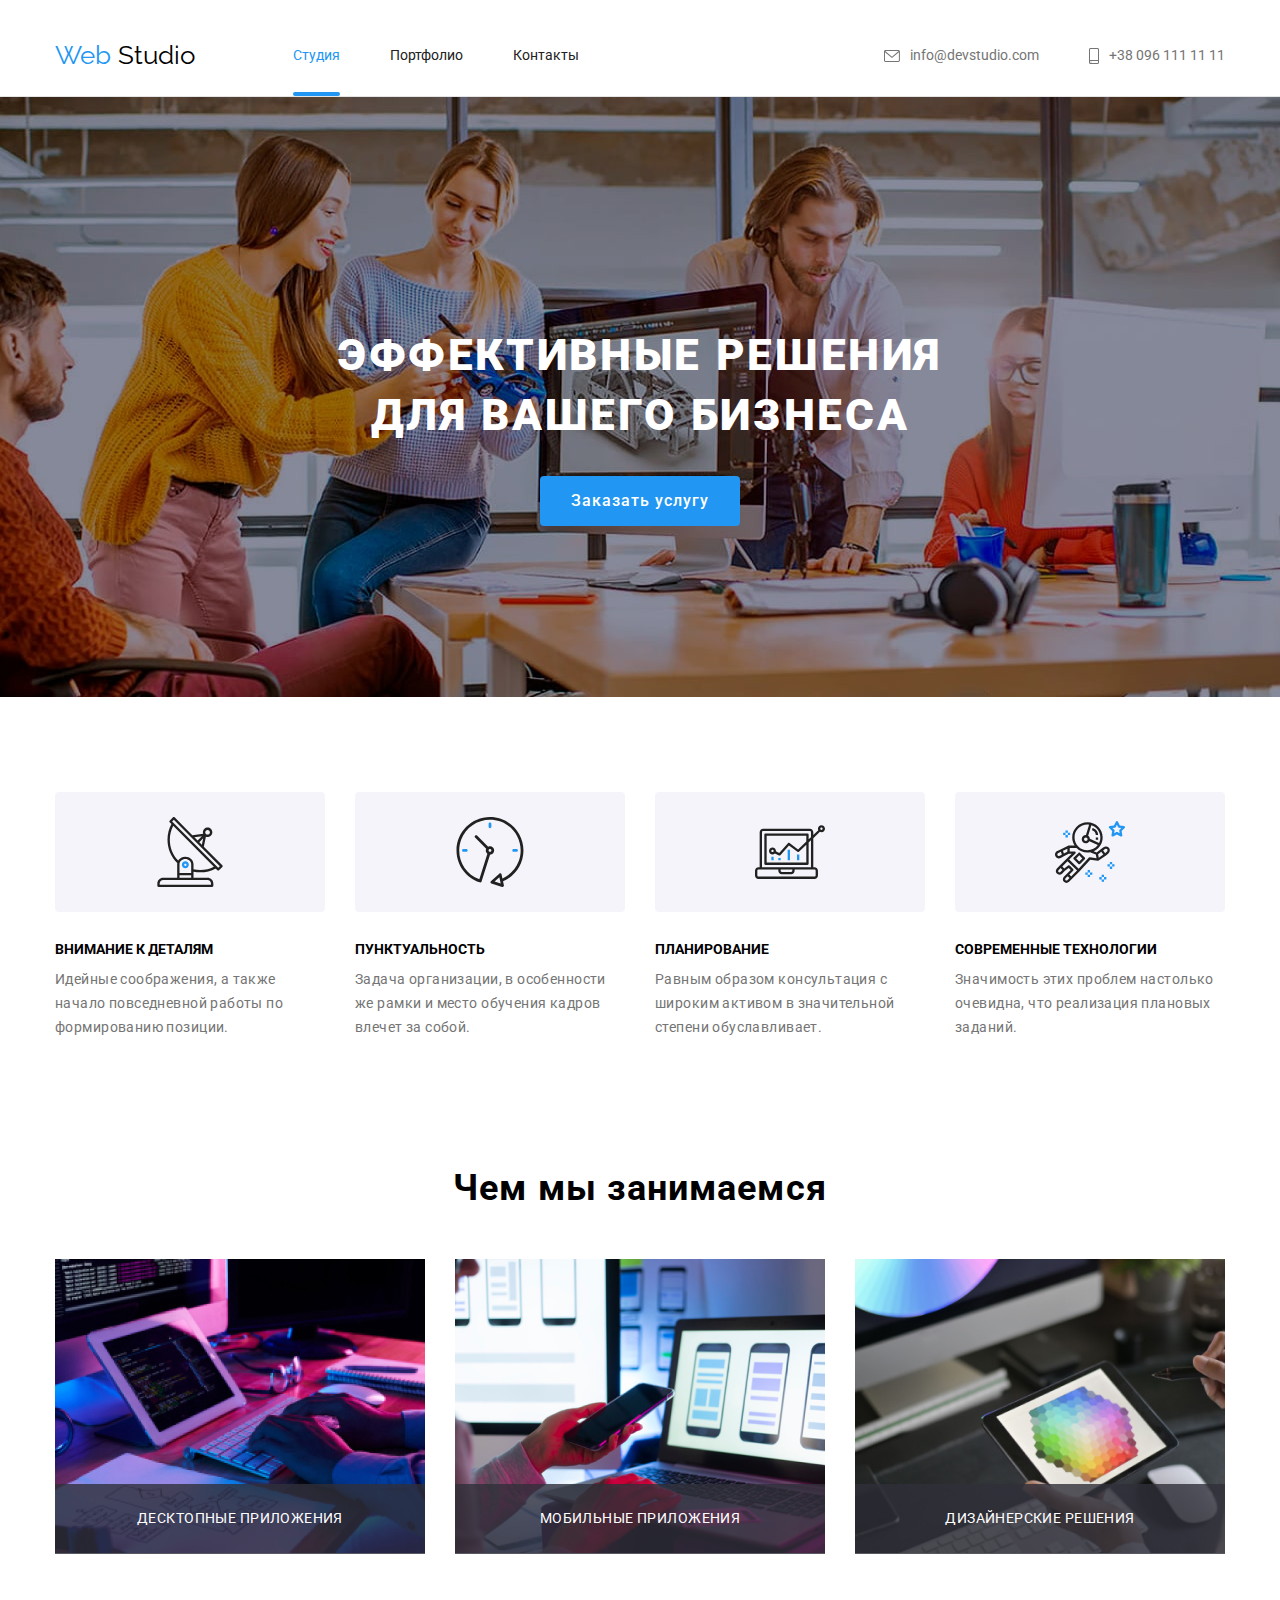
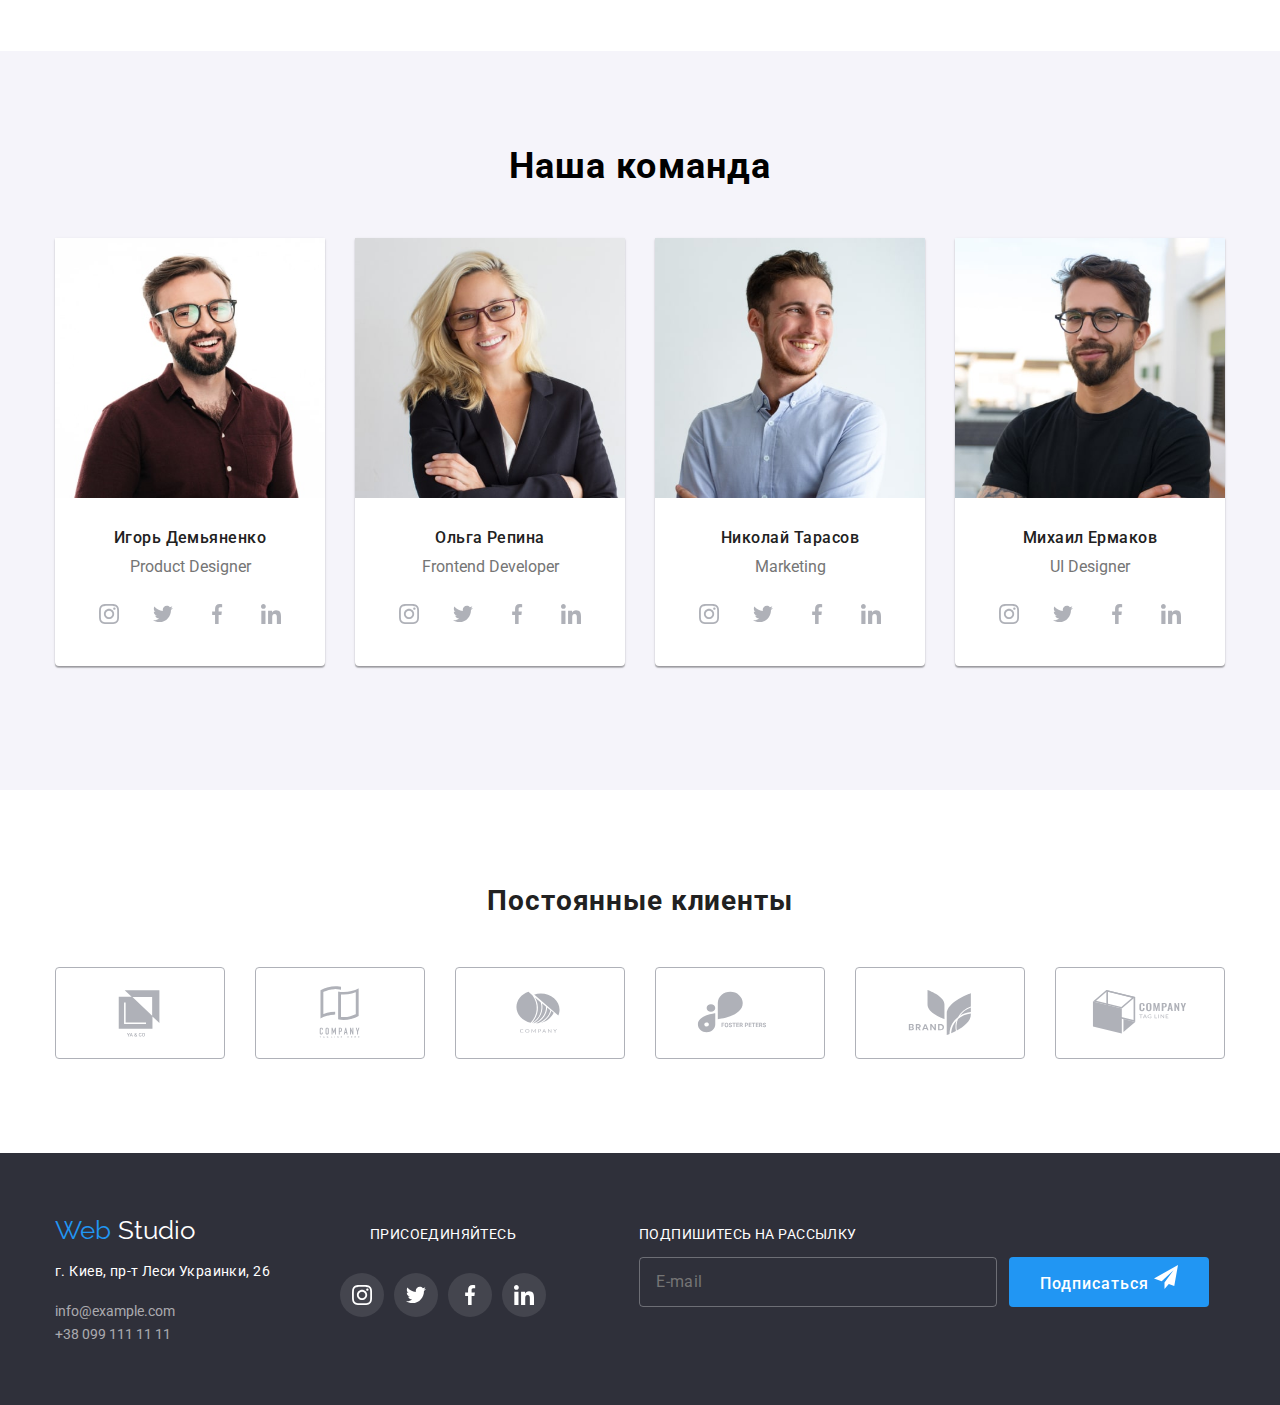
<file: index.html>
<!DOCTYPE html>
<html lang="ru">
  <head>
    <meta charset="UTF-8" />
    <meta http-equiv="X-UA-Compatible" content="IE=edge" />
    <meta name="viewport" content="width=device-width, initial-scale=1.0" />
    <title>Document</title>
    <link rel="preconnect" href="https://fonts.gstatic.com" />
    <link
      href="https://fonts.googleapis.com/css2?family=Raleway:wght@700&family=Roboto:wght@400;500;700;900&display=swap"
      rel="stylesheet"
    />
    <link
      rel="stylesheet"
      href="https://cdnjs.cloudflare.com/ajax/libs/modern-normalize/1.0.0/modern-normalize.min.css"
    />
    <link rel="stylesheet" href="./css/styles.css" />
    <link rel="stylesheet" href="./css/main.min.css" />
  </head>

  <body class="page">
    <header class="header">
      <div class="container">
        <nav class="main-nav">
          <a href="./index.html" class="logo">
            <span class="logo-web">Web</span>
            <span class="logo-studio">Studio</span>
          </a>
          <button type=button class="menu-open"><svg width="40" height="40" class="header__button">
              <use href="./images/icons.svg#icon-mob_menu"></use>
             </svg> 
          </button>

          <ul class="site-nav">
            <li class="site-nav__item">
              <a
                href="./index.html"
                class="site-nav__link site-nav__link--active"
                >Студия</a
              >
            </li>
            <li class="site-nav__item">
              <a href="./portfolio.html" class="site-nav__link">Портфолио</a>
            </li>
            <li class="site-nav__item">
              <a href="" class="site-nav__link">Контакты</a>
            </li>
          </ul>
        
        
          <ul class="auth-nav">
            <li class="auth-nav__item">
              <a href="info@devstudio.com" class="auth-nav__link">
                <svg class="auth-nav__ico" width="16" height="12">
                  <use href="./images/icons.svg#icon-envelope_hover"></use>
                </svg>
                info@devstudio.com</a
              >
            </li>
            <li class="auth-nav__item">
              <a href="+380961111111" class="auth-nav__link">
                <svg class="auth-nav__ico" width="10" height="16">
                  <use href="./images/icons.svg#icon-smartphone"></use>
                </svg>
                +38 096 111 11 11</a
              >
            </li>
          </ul>
  </nav>

        <!-- <ul class="auth-nav">
          <li class="auth-nav__item">
            <a href="info@devstudio.com" class="auth-nav__link">
              <svg class="auth-nav__ico" width="16" height="12">
                <use href="./images/icons.svg#icon-envelope_hover"></use>
              </svg>
              info@devstudio.com</a
            >
          </li>
          <li class="auth-nav__item">
            <a href="+380961111111" class="auth-nav__link">
              <svg class="auth-nav__ico" width="10" height="16">
                <use href="./images/icons.svg#icon-smartphone"></use>
              </svg>
              +38 096 111 11 11</a
            >
          </li>
        </ul> -->

      </div>
    </header>

    <main>
      
      <section class="hero">
        <div class="container">
          <h1 class="hero__title">Эффективные решения <br>для вашего бизнеса</br></h1>
          <button class="button" data-modal-open>Заказать услугу</button>
        </div>
      </section>
      
      <section class="section main__section">
        <div class="container">
          <h2 class="hidden"></h2>
          <ul class="feature-list__item">
            <li class="feature-list__list">
              <div class="feature-list__images">
                <svg class="feature-list__icon">
                  <use href="./images/icons.svg#icon-antenna"></use>
                </svg>
              </div>
              <h3 class="feature-list__title">Внимание к деталям</h3>
              <p class="feature-list__text">
                Идейные соображения, а также начало повседневной работы по
                формированию позиции.
              </p>
            </li>
            <li class="feature-list__list">
              <div class="feature-list__images">
                <svg class="feature-list__icon">
                  <use href="./images/icons.svg#icon-clock"></use>
                </svg>
              </div>
              <h3 class="feature-list__title">Пунктуальность</h3>
              <p class="feature-list__text">
                Задача организации, в особенности же рамки и место обучения
                кадров влечет за собой.
              </p>
            </li>
            <li class="feature-list__list">
              <div class="feature-list__images">
                <svg class="feature-list__icon">
                  <use href="./images/icons.svg#icon-diagram"></use>
                </svg>
              </div>
              <h3 class="feature-list__title">Планирование</h3>
              <p class="feature-list__text">
                Равным образом консультация с широким активом в значительной
                степени обуславливает.
              </p>
            </li>
            <li class="feature-list__list">
              <div class="feature-list__images">
                <svg class="feature-list__icon">
                  <use href="./images/icons.svg#icon-astronaut"></use>
                </svg>
              </div>
              <h3 class="feature-list__title">Современные технологии</h3>
              <p class="feature-list__text">
                Значимость этих проблем настолько очевидна, что реализация
                плановых заданий.
              </p>
            </li>
          </ul>
        </div>
      </section>

      <section class="section activity--section">
        <div class="container">
          <h2 class="section__title">Чем мы занимаемся</h2>
          <ul class="activity">
            <li class="activity__item">
              <img src="./images/img_1.png" alt="" width="370" height="294" />
              <div class="activity__label">
                <p class="activity__text">Десктопные приложения</p>
              </div>
            </li>
            <li class="activity__item">
              <img src="./images/img_2.png" alt="" width="370" height="294" />
              <div class="activity__label">
                <p class="activity__text">Мобильные приложения</p>
              </div>
            </li>
            <li class="activity__item">
              <img src="./images/img_3.png" alt="" width="370" height="294" />
              <div class="activity__label">
                <p class="activity__text">Дизайнерские решения</p>
              </div>
            </li>
          </ul>
        </div>
      </section>

      <section class="section section--inverse">
        <div class="container">
          <h2 class="section__title">Наша команда</h2>
          <ul class="team">
            <li class="team__list">
              <picture>
                <source srcset="./images/desktop/desk_team_member_1_1x-min.jpg 1x, 
                ./images/desktop/desk_team_member_1_2x-min.jpg 2x" media="(min-width: 1200px)">
                <source srcset="./images/tablet/tab_team_member_1_1x-min.jpg 1x, 
                ./images/tablet/tab_team_member_1_2x-min.jpg 2x" media="(min-width: 768px)">
                <source srcset="./images/mobile/mob_team_member_1_1x-min.jpg 1x, 
                ./images/mobile/mob_team_member_1_2x-min.jpg 2x" media="(min-width: 480px)">
              </picture>
              <img
                class="team__image"
                srcset="./images/mobile/mob_team_member_1_1x-min.jpg 1x, 
                ./images/mobile/mob_team_member_1_2x-min.jpg 2x"  
                src="./images/photo_1f.jpg"
                alt="Product Designer"
                
                
              />
              <div class="team__item">
                <h3 class="team__label">Игорь Демьяненко</h3>
                <p class="team__text">Product Designer</p>
                <ul class="social-netw">
                  <li>
                    <a href class="social-netw__item">
                      <svg class="social-netw__icon">
                        <use href="./images/icons.svg#icon-instagram"></use>
                      </svg>
                    </a>
                  </li>
                  <li>
                    <a href class="social-netw__item">
                      <svg class="social-netw__icon">
                        <use href="./images/icons.svg#icon-twitter"></use>
                      </svg>
                    </a>
                  </li>
                  <li>
                    <a href class="social-netw__item">
                      <svg class="social-netw__icon">
                        <use href="./images/icons.svg#icon-facebook"></use>
                      </svg>
                    </a>
                  </li>
                  <li>
                    <a href class="social-netw__item">
                      <svg class="social-netw__icon">
                        <use href="./images/icons.svg#icon-linkedin"></use>
                      </svg>
                    </a>
                  </li>
                </ul>
              </div>
            </li>
            <li class="team__list">
              <img
                class="team__image"
                srcset="./images/mobile/mob_team_member_2_1x-min.jpg 1x, 
                ./images/mobile/mob_team_member_2_2x-min.jpg 2x"
                src="./images/photo_2f.jpg"
                alt="Frontend Developer"
                
              />
              <div class="team__item">
                <h3 class="team__label">Ольга Репина</h3>
                <p class="team__text">Frontend Developer</p>
                <ul class="social-netw">
                  <li>
                    <a href class="social-netw__item">
                      <svg class="social-netw__icon">
                        <use href="./images/icons.svg#icon-instagram"></use>
                      </svg>
                    </a>
                  </li>
                  <li>
                    <a href class="social-netw__item">
                      <svg class="social-netw__icon">
                        <use href="./images/icons.svg#icon-twitter"></use>
                      </svg>
                    </a>
                  </li>
                  <li>
                    <a href class="social-netw__item">
                      <svg class="social-netw__icon">
                        <use href="./images/icons.svg#icon-facebook"></use>
                      </svg>
                    </a>
                  </li>
                  <li>
                    <a href class="social-netw__item">
                      <svg class="social-netw__icon">
                        <use href="./images/icons.svg#icon-linkedin"></use>
                      </svg>
                    </a>
                  </li>
                </ul>
              </div>
            </li>
            <li class="team__list">
              <img
                class="team__image"
                srcset="./images/mobile/mob_team_member_3_1x-min.jpg 1x, 
                ./images/mobile/mob_team_member_3_2x-min.jpg 2x"
                src="./images/photo_3f.jpg"
                alt="Marketing"
                
              />
              <div class="team__item">
                <h3 class="team__label">Николай Тарасов</h3>
                <p class="team__text">Marketing</p>
                <ul class="social-netw">
                  <li>
                    <a href class="social-netw__item">
                      <svg class="social-netw__icon">
                        <use href="./images/icons.svg#icon-instagram"></use>
                      </svg>
                    </a>
                  </li>
                  <li>
                    <a href class="social-netw__item">
                      <svg class="social-netw__icon">
                        <use href="./images/icons.svg#icon-twitter"></use>
                      </svg>
                    </a>
                  </li>
                  <li>
                    <a href class="social-netw__item">
                      <svg class="social-netw__icon">
                        <use href="./images/icons.svg#icon-facebook"></use>
                      </svg>
                    </a>
                  </li>
                  <li>
                    <a href class="social-netw__item">
                      <svg class="social-netw__icon">
                        <use href="./images/icons.svg#icon-linkedin"></use>
                      </svg>
                    </a>
                  </li>
                </ul>
              </div>
            </li>
            <li class="team__list">
              <img
                class="team__image"
                src="./images/photo_4f.jpg"
                srcset="./images/mobile/mob_team_member_4_1x-min.jpg 1x, 
                ./images/mobile/mob_team_member_4_2x-min.jpg 2x"
                alt="UI Designer"
                
              />
              <div class="team__item">
                <h3 class="team__label">Михаил Ермаков</h3>
                <p class="team__text">UI Designer</p>
                <ul class="social-netw">
                  <li>
                    <a href class="social-netw__item">
                      <svg class="social-netw__icon">
                        <use href="./images/icons.svg#icon-instagram"></use>
                      </svg>
                    </a>
                  </li>
                  <li>
                    <a href class="social-netw__item">
                      <svg class="social-netw__icon">
                        <use href="./images/icons.svg#icon-twitter"></use>
                      </svg>
                    </a>
                  </li>
                  <li>
                    <a href class="social-netw__item">
                      <svg class="social-netw__icon">
                        <use href="./images/icons.svg#icon-facebook"></use>
                      </svg>
                    </a>
                  </li>
                  <li>
                    <a href class="social-netw__item">
                      <svg class="social-netw__icon">
                        <use href="./images/icons.svg#icon-linkedin"></use>
                      </svg>
                    </a>
                  </li>
                </ul>
              </div>
            </li>
          </ul>
        </div>
      </section>

      <section class="section">
        <div class="container">
          <h2 class="clients__title">Постоянные клиенты</h2>
          <ul class="clients__list">
            <li class="clients__item">
              <a href class="clients__link">
                <svg class="clients__icon">
                  <use href="./images/icons.svg#icon-Logo_1"></use>
                </svg>
              </a>
            </li>
            <li class="clients__item">
              <a href class="clients__link">
                <svg class="clients__icon">
                  <use href="./images/icons.svg#icon-Logo_2"></use>
                </svg>
              </a>
            </li>
            <li class="clients__item">
              <a href class="clients__link">
                <svg class="clients__icon">
                  <use href="./images/icons.svg#icon-Logo_3"></use>
                </svg>
              </a>
            </li>
            <li class="clients__item">
              <a href class="clients__link">
                <svg class="clients__icon">
                  <use href="./images/icons.svg#icon-Logo_4"></use>
                </svg>
              </a>
            </li>
            <li class="clients__item">
              <a href class="clients__link">
                <svg class="clients__icon">
                  <use href="./images/icons.svg#icon-Logo_5"></use>
                </svg>
              </a>
            </li>
            <li class="clients__item">
              <a href class="clients__link">
                <svg class="clients__icon">
                  <use href="./images/icons.svg#icon-Logo_6"></use>
                </svg>
              </a>
            </li>
          </ul>
        </div>
      </section>
    </main>

    <footer class="footer">
      <div class="container footer__container">
        <div class="contacts">
          <a href="./index.html" class="logo">
            <span class="logo-web">Web</span>
            <span class="logo-studio footer__logo-studio">Studio</span>
          </a>
          <address>
            <p class="address">г. Киев, пр-т Леси Украинки, 26</p>
            <ul class="footer__list">
              <li>
                <a href="info@example.com" class="footer__link"
                  >info@example.com</a
                >
              </li>
              <li>
                <a href="+380991111111" class="footer__link"
                  >+38 099 111 11 11</a
                >
              </li>
            </ul>
          </address>
        </div>
        <div class="footer-social">
          <p class="footer-social__title">присоединяйтесь</p>
          <ul class="social-netw">
            <li>
              <a
                href
                class="social-netw__item footer-social__social-netw__item"
              >
                <svg class="social-netw__icon">
                  <use href="./images/icons.svg#icon-instagram"></use>
                </svg>
              </a>
            </li>
            <li>
              <a
                href
                class="social-netw__item footer-social__social-netw__item"
              >
                <svg class="social-netw__icon">
                  <use href="./images/icons.svg#icon-twitter"></use>
                </svg>
              </a>
            </li>
            <li>
              <a
                href
                class="social-netw__item footer-social__social-netw__item"
              >
                <svg class="social-netw__icon">
                  <use href="./images/icons.svg#icon-facebook"></use>
                </svg>
              </a>
            </li>
            <li>
              <a
                href
                class="social-netw__item footer-social__social-netw__item"
              >
                <svg class="social-netw__icon">
                  <use href="./images/icons.svg#icon-linkedin"></use>
                </svg>
              </a>
            </li>
          </ul>
        </div>
        <div class="subscription">
          <p class="subscription__title">Подпишитесь на рассылку</p>
          <div class="subscription__group">
            <label class="subscription__content">
              <input
                class="subscription__input"
                type="text"
                name="subscription"
                placeholder="E-mail"
              />
            </label>
            <div class="subscription__button">
              <button class="button" type="submit">
                Подписаться
                <svg class="subscription__icon">
                  <use href="./images/icons.svg#icon-icon_send"></use>
                </svg>
              </button>
            </div>
          </div>
        </div>
      </div>
    </footer>

    <div class="backdrop is-hidden" data-modal>
      <div class="modal">
        <p class="modal-title__text">Оставьте свои данные, мы вам перезвоним</p>
        <button data-modal-close class="close">
          <svg width="11" height="11" class="icon-vector">
            <use href="./images/icons.svg#icon-vector"></use>
          </svg>
        </button>
        <form
          action="#"
          method="GET"
          class="js-speaker form"
          autocomplete="off"
        >
          <span class="contact-form__field">
            <label class="contact-form__text" for="name">Имя</label>
            <input
              class="contact-form__input"
              type="text"
              name="name"
              id="name"
              placeholder=""
            />
            <svg class="contact-form__img">
              <use href="./images/icons.svg#icon-form_person_black"></use>
            </svg>
          </span>

          <span class="contact-form__field">
            <label class="contact-form__text" for="tel">Телефон</label>
            <input
              class="contact-form__input"
              type="tel"
              name="tel"
              id="tel"
              placeholder=""
            />
            <svg class="contact-form__img">
              <use href="./images/icons.svg#icon-form_phone_black"></use>
            </svg>
          </span>

          <span class="contact-form__field">
            <label class="contact-form__text" for="mail">Почта</label>
            <input
              class="contact-form__input"
              type="email"
              name="mail"
              id="mail"
              placeholder=""
            />
            <svg class="contact-form__img">
              <use href="./images/icons.svg#icon-form_email_black"></use>
            </svg>
          </span>
          <label class="contact-form__text" for="comment">Комментарий</label>
          <textarea
            class="comment"
            name="comment"
            id="comment"
            placeholder="Введите текст"
          ></textarea>

          <label class="form-checkbox">
            <input
              class="checkbox"
              type="checkbox"
              name="consent"
              value="Соглашаюсь с рассылкой и принимаю Условия договора"
            />
            <span class="form-checkbox__icon"></span>
            <span class="consent"
              >Соглашаюсь с рассылкой и принимаю
              <a class="form-checkbox__underline">Условия договора</a></span
            >
          </label>

          <div class="form-button">
            <button class="button" type="submit">Отправить</button>
          </div>
        </form>
      </div>
    </div>

    <div>
      <div class="mobile-nav is-hidden">
        <div class="container">
        <button type=button class="menu-close"><svg width="19" height="19" class="icon-vector">
            <use href="./images/icons.svg#icon-vector"></use>
          </svg> 
        </button>
        <nav>
          <ul class="mobile-menu list">
            <li class="mobile-menu__item">
              <a href="./index.html" class="mobile-menu__link mobile-menu__link--active">Студия</a>
            </li>
            <li class="mobile-menu__item">
              <a href="./portfolio.html" class="mobile-menu__link link">Портфолио</a>
            </li>
            <li class="mobile-menu__item">
              <a href="" class="mobile-menu__link link">Контакты</a>
            </li>

            <ul class="mobile-contacts list">
              <li class="mobile-contacts__item">
                <a href="" class="mobile-contacts__link link">+38 096 111 11 11</a>
              </li>
              <li class="mobile-contacts__item">
                <a href="" class="mobile-contacts__mail link">info@devstudio.com</a>
              </li>


              <ul class="mobile-media list">
                <li class="mobile-media__item">
                  <a href="" class="mobile-media__link link">Instagram</a>
                </li>
                <li class="mobile-media__item">
                  <a href="" class="mobile-media__link link">Twitter</a>
                </li>
                <li class="mobile-media__item">
                  <a href="" class="mobile-media__link link">Facebook</a>
                </li>
                <li class="mobile-media__item">
                  <a href="" class="mobile-media__link link">LinkedIn</a>
                </li>
              </ul> 
          </ul>
        </nav>

      </div>
    </div>
    </div>

    <script src="./js/modal.js"></script>
    <script src="./js/menu.js"></script>

  </body>
</html>
</file>
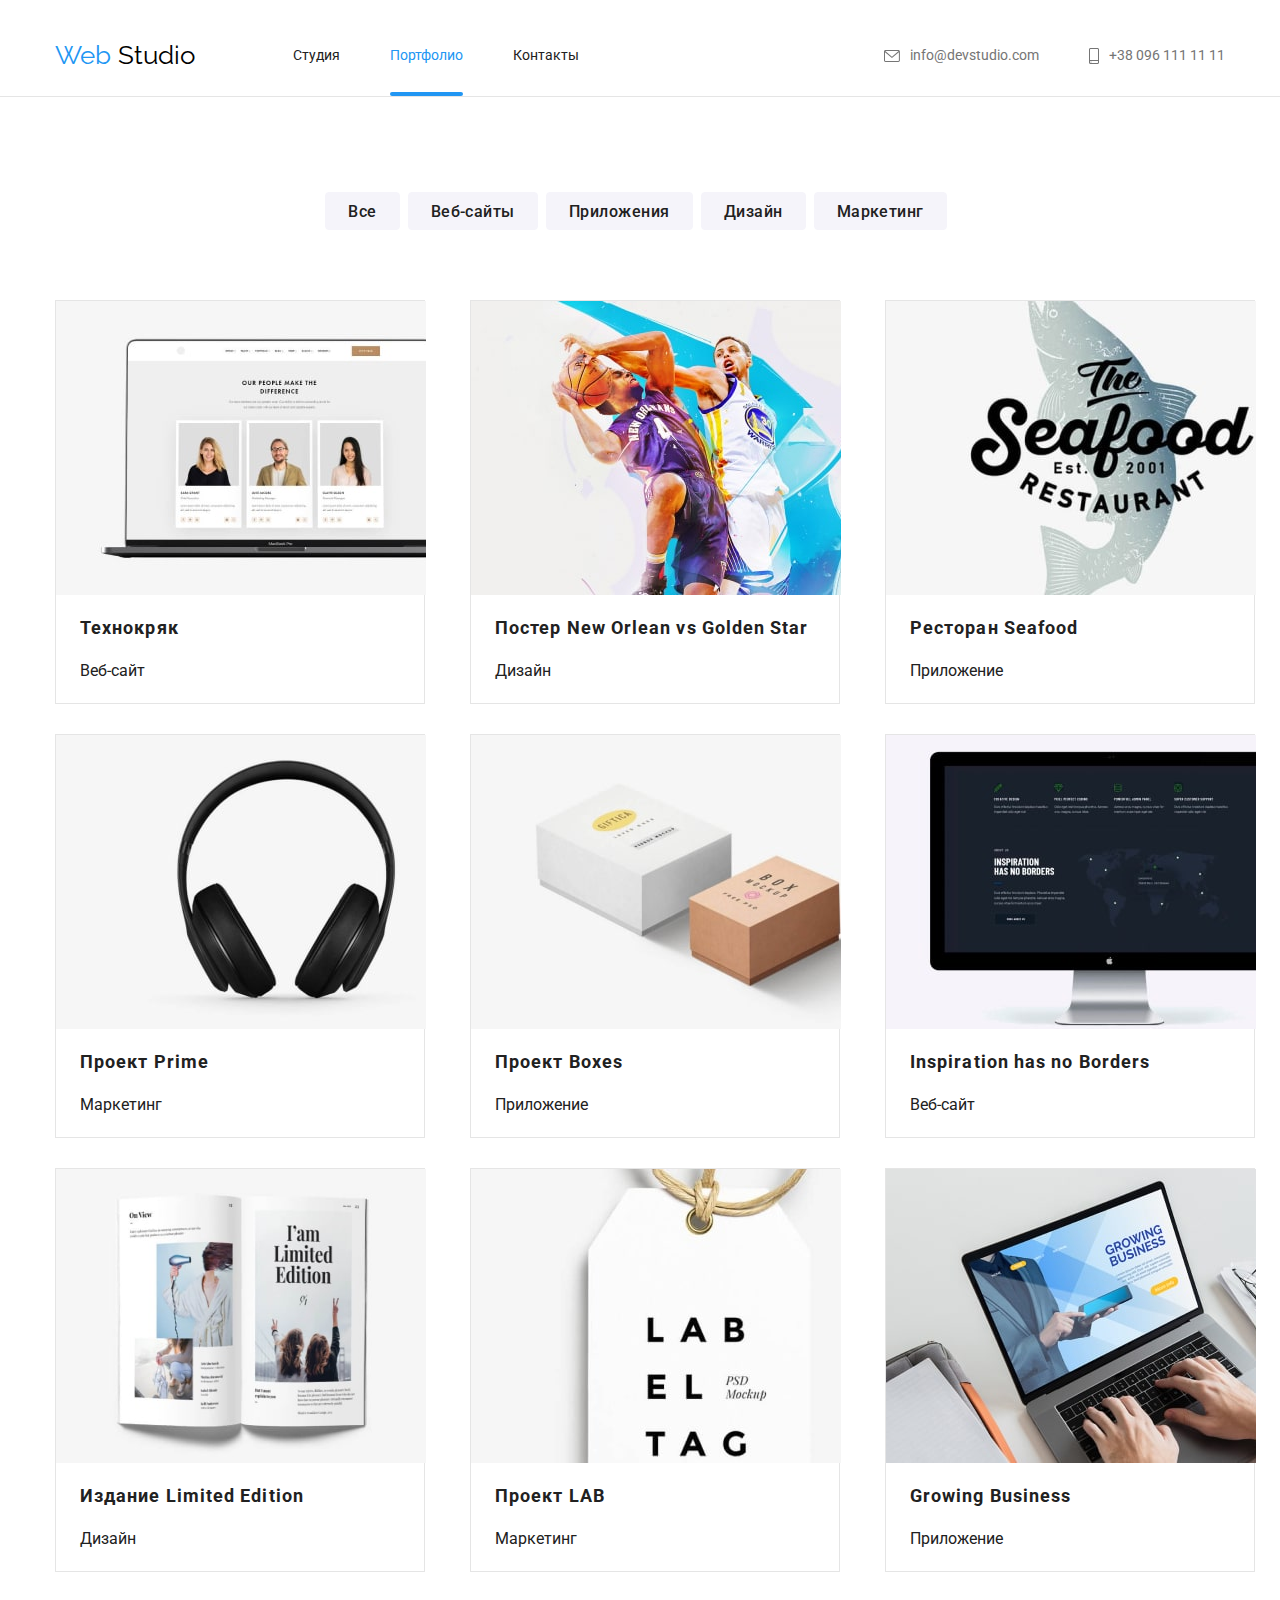
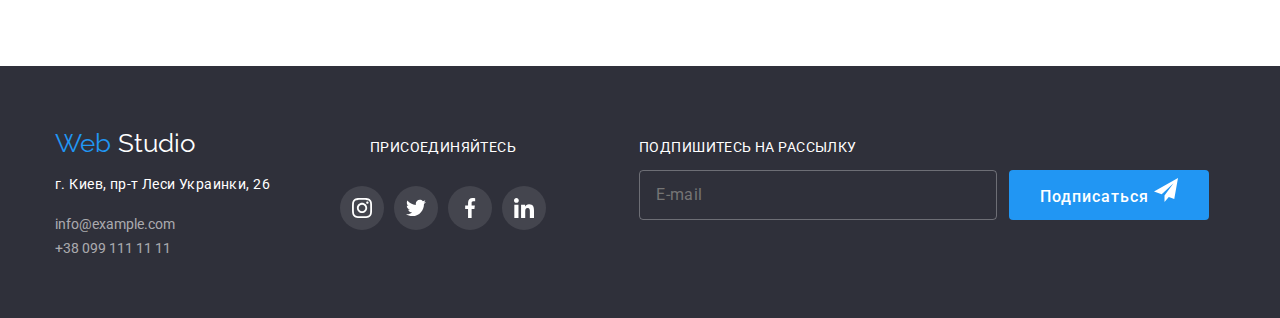
<file: portfolio.html>
<!DOCTYPE html>
<html lang="ru">
  <head>
    <meta charset="UTF-8" />
    <meta http-equiv="X-UA-Compatible" content="IE=edge" />
    <meta name="viewport" content="width=device-width, initial-scale=1.0" />
    <title>Document</title>
    <link rel="preconnect" href="https://fonts.gstatic.com" />
    <link
      href="https://fonts.googleapis.com/css2?family=Raleway:wght@700&family=Roboto:wght@400;500;700;900&display=swap"
      rel="stylesheet"
    />
    <link
      rel="stylesheet"
      href="https://cdnjs.cloudflare.com/ajax/libs/modern-normalize/1.0.0/modern-normalize.min.css"
    />
    <link rel="stylesheet" href="./css/styles.css" />
    <link rel="stylesheet" href="./css/main.min.css" />
  </head>
  <body class="page">
    <header class="header">
      <div class="container">
        <nav class="main-nav">
          <a href="./index.html" class="logo">
            <span class="logo-web">Web</span>
            <span class="logo-studio">Studio</span>
          </a>
          <button type=button class="menu-open"><svg width="40" height="40" class="header__button">
              <use href="./images/icons.svg#icon-mob_menu"></use>
             </svg> 
          </button>

          <ul class="site-nav">
            <li class="site-nav__item">
              <a
                href="./index.html"
                class="site-nav__link "
                >Студия</a
              >
            </li>
            <li class="site-nav__item">
              <a href="./portfolio.html" class="site-nav__link site-nav__link--active">Портфолио</a>
            </li>
            <li class="site-nav__item">
              <a href="" class="site-nav__link">Контакты</a>
            </li>
          </ul>
        
        
          <ul class="auth-nav">
            <li class="auth-nav__item">
              <a href="info@devstudio.com" class="auth-nav__link">
                <svg class="auth-nav__ico" width="16" height="12">
                  <use href="./images/icons.svg#icon-envelope_hover"></use>
                </svg>
                info@devstudio.com</a
              >
            </li>
            <li class="auth-nav__item">
              <a href="+380961111111" class="auth-nav__link">
                <svg class="auth-nav__ico" width="10" height="16">
                  <use href="./images/icons.svg#icon-smartphone"></use>
                </svg>
                +38 096 111 11 11</a
              >
            </li>
          </ul>
  </nav>
      </div>
    </header>
    <main>
      <div class="section">
        <div class="container">

          <h2 class="hidden">text</h2>
          <ul class="select">
            <li class="select-button">
              <button type="button" class="select-button__link">Все</button>
            </li>
            <li class="select-button">
              <button type="button" class="select-button__link">
                Веб-сайты
              </button>
            </li>
            <li class="select-button">
              <button type="button" class="select-button__link">
                Приложения
              </button>
            </li>
            <li class="select-button">
              <button type="button" class="select-button__link">Дизайн</button>
            </li>
            <li class="select-button">
              <button type="button" class="select-button__link">
                Маркетинг
              </button>
            </li>
          </ul>

          <ul class="cards">
            <li class="cards__item">
              <a>
                <div class="cards__top">
                  <img
                  srcset="./images/mobile/mob_card_1_1x-min.jpg 1x, 
                ./images/mobile/mob_card_1_2x-min.jpg 2x"  
                    src="./images/portf_1.jpg"
                    alt="Веб-сайт Технокряк"
                   
                  />
                  <div class="hower-overlay">
                    <p class="hower-overlay__inform">
                      Технокряк это современная площадка распространения
                      коронавируса. Компании используют эту платформу для
                      цифрового шпионажа и атак на защищённые сервера
                      конкурентов.
                    </p>
                  </div>
                </div>

                <div class="cards__bottom">
                  <h2 class="text">Технокряк</h2>
                  <p class="filter">Веб-сайт</p>
                </div>
              </a>
            </li>
            <li class="cards__item">
              <a>
                <div class="cards__top">
                  <img
                  srcset="./images/mobile/mob_card_2_1x-min.jpg 1x, 
                ./images/mobile/mob_card_2_2x-min.jpg 2x"  
                    src="./images/portf_2.jpg"
                    alt="Дизайн постера New Orlean vs Golden Star"
                  
                  />
                  <div class="hower-overlay">
                    <p class="hower-overlay__inform">
                      Технокряк это современная площадка распространения
                      коронавируса. Компании используют эту платформу для
                      цифрового шпионажа и атак на защищённые сервера
                      конкурентов.
                    </p>
                  </div>
                </div>

                <div class="cards__bottom">
                  <h2 class="text">Постер New Orlean vs Golden Star</h2>
                  <p class="filter">Дизайн</p>
                </div>
              </a>
            </li>
            <li class="cards__item">
              <a>
                <div class="cards__top">
                  <img
                  srcset="./images/mobile/mob_card_3_1x-min.jpg 1x, 
                ./images/mobile/mob_card_3_2x-min.jpg 2x"  
                    src="./images/portf_3.jpg"
                    alt="Приложение Ресторан Seafood"
                   
                  />
                  <div class="hower-overlay">
                    <p class="hower-overlay__inform">
                      Технокряк это современная площадка распространения
                      коронавируса. Компании используют эту платформу для
                      цифрового шпионажа и атак на защищённые сервера
                      конкурентов.
                    </p>
                  </div>
                </div>

                <div class="cards__bottom">
                  <h2 class="text">Ресторан Seafood</h2>
                  <p class="filter">Приложение</p>
                </div>
              </a>
            </li>
            <li class="cards__item">
              <a>
                <div class="cards__top">
                  <img
                  srcset="./images/mobile/mob_card_4_1x-min.jpg 1x, 
                ./images/mobile/mob_card_4_2x-min.jpg 2x"  
                    src="./images/portf_4.jpg"
                    alt="Маркетинговый проект Prime"
                   
                  />
                  <div class="hower-overlay">
                    <p class="hower-overlay__inform">
                      Технокряк это современная площадка распространения
                      коронавируса. Компании используют эту платформу для
                      цифрового шпионажа и атак на защищённые сервера
                      конкурентов.
                    </p>
                  </div>
                </div>

                <div class="cards__bottom">
                  <h2 class="text">Проект Prime</h2>
                  <p class="filter">Маркетинг</p>
                </div>
              </a>
            </li>
            <li class="cards__item">
              <a>
                <div class="cards__top">
                  <img
                  srcset="./images/mobile/mob_card_5_1x-min.jpg 1x, 
                ./images/mobile/mob_card_5_2x-min.jpg 2x"  
                    src="./images/portf_5.jpg"
                    alt="Приложение Boxes"
                    
                  />
                  <div class="hower-overlay">
                    <p class="hower-overlay__inform">
                      Технокряк это современная площадка распространения
                      коронавируса. Компании используют эту платформу для
                      цифрового шпионажа и атак на защищённые сервера
                      конкурентов.
                    </p>
                  </div>
                </div>

                <div class="cards__bottom">
                  <h2 class="text">Проект Boxes</h2>
                  <p class="filter">Приложение</p>
                </div>
              </a>
            </li>
            <li class="cards__item">
              <a>
                <div class="cards__top">
                  <img
                  srcset="./images/mobile/mob_card_6_1x-min.jpg 1x, 
                ./images/mobile/mob_card_6_2x-min.jpg 2x"  
                    src="./images/portf_6.jpg"
                    alt="Веб-сайт Inspiration has no Borders"
                    
                  />
                  <div class="hower-overlay">
                    <p class="hower-overlay__inform">
                      Технокряк это современная площадка распространения
                      коронавируса. Компании используют эту платформу для
                      цифрового шпионажа и атак на защищённые сервера
                      конкурентов.
                    </p>
                  </div>
                </div>

                <div class="cards__bottom">
                  <h2 class="text">Inspiration has no Borders</h2>
                  <p class="filter">Веб-сайт</p>
                </div>
              </a>
            </li>
            <li class="cards__item">
              <a>
                <div class="cards__top">
                  <img
                  srcset="./images/mobile/mob_card_7_1x-min.jpg 1x, 
                ./images/mobile/mob_card_7_2x-min.jpg 2x"  
                    src="./images/portf_7.jpg"
                    alt="Дизайн Издание Limited Edition"
                    width="370"
                    height="294"
                  />
                  <div class="hower-overlay">
                    <p class="hower-overlay__inform">
                      Технокряк это современная площадка распространения
                      коронавируса. Компании используют эту платформу для
                      цифрового шпионажа и атак на защищённые сервера
                      конкурентов.
                    </p>
                  </div>
                </div>

                <div class="cards__bottom">
                  <h2 class="text">Издание Limited Edition</h2>
                  <p class="filter">Дизайн</p>
                </div>
              </a>
            </li>
            <li class="cards__item">
              <a>
                <div class="cards__top">
                  <img
                  srcset="./images/mobile/mob_card_8_1x-min.jpg 1x, 
                ./images/mobile/mob_card_8_2x-min.jpg 2x"  
                    src="./images/portf_8.jpg"
                    alt="Маркетинг Проект LAB"
                   
                  />
                  <div class="hower-overlay">
                    <p class="hower-overlay__inform">
                      Технокряк это современная площадка распространения
                      коронавируса. Компании используют эту платформу для
                      цифрового шпионажа и атак на защищённые сервера
                      конкурентов.
                    </p>
                  </div>
                </div>

                <div class="cards__bottom">
                  <h2 class="text">Проект LAB</h2>
                  <p class="filter">Маркетинг</p>
                </div>
              </a>
            </li>
            <li class="cards__item">
              <a>
                <div class="cards__top">
                  <img
                  srcset="./images/mobile/mob_card_9_1x-min.jpg 1x, 
                ./images/mobile/mob_card_9_2x-min.jpg 2x"  
                    src="./images/portf_9.jpg"
                    alt="Приложение Growing Business"
                    
                  />
                  <div class="hower-overlay">
                    <p class="hower-overlay__inform">
                      Технокряк это современная площадка распространения
                      коронавируса. Компании используют эту платформу для
                      цифрового шпионажа и атак на защищённые сервера
                      конкурентов.
                    </p>
                  </div>
                </div>

                <div class="cards__bottom">
                  <h2 class="text">Growing Business</h2>
                  <p class="filter">Приложение</p>
                </div>
              </a>
            </li>
          </ul>
        </div>
      </div>
    </main>

    <footer class="footer">
      <div class="container footer__container">
        <div class="contacts">
          <a href="./index.html" class="logo">
            <span class="logo-web">Web</span>
            <span class="logo-studio footer__logo-studio">Studio</span>
          </a>
          <address>
            <p class="address">г. Киев, пр-т Леси Украинки, 26</p>
            <ul class="footer__list">
              <li>
                <a href="info@example.com" class="footer__link"
                  >info@example.com</a
                >
              </li>
              <li>
                <a href="+380991111111" class="footer__link"
                  >+38 099 111 11 11</a
                >
              </li>
            </ul>
          </address>
        </div>
        <div class="footer-social">
          <p class="footer-social__title">присоединяйтесь</p>
          <ul class="social-netw">
            <li>
              <a
                href
                class="social-netw__item footer-social__social-netw__item"
              >
                <svg class="social-netw__icon">
                  <use href="./images/icons.svg#icon-instagram"></use>
                </svg>
              </a>
            </li>
            <li>
              <a
                href
                class="social-netw__item footer-social__social-netw__item"
              >
                <svg class="social-netw__icon">
                  <use href="./images/icons.svg#icon-twitter"></use>
                </svg>
              </a>
            </li>
            <li>
              <a
                href
                class="social-netw__item footer-social__social-netw__item"
              >
                <svg class="social-netw__icon">
                  <use href="./images/icons.svg#icon-facebook"></use>
                </svg>
              </a>
            </li>
            <li>
              <a
                href
                class="social-netw__item footer-social__social-netw__item"
              >
                <svg class="social-netw__icon">
                  <use href="./images/icons.svg#icon-linkedin"></use>
                </svg>
              </a>
            </li>
          </ul>
        </div>
        <div class="subscription">
          <p class="subscription__title">Подпишитесь на рассылку</p>
          <div class="subscription__group">
            <label class="subscription__content">
              <input
                class="subscription__input"
                type="text"
                name="subscription"
                placeholder="E-mail"
              />
            </label>
            <div class="subscription__button">
              <button class="button" type="submit">
                Подписаться
                <svg class="subscription__icon">
                  <use href="./images/icons.svg#icon-icon_send"></use>
                </svg>
              </button>
            </div>
          </div>
        </div>
      </div>
    </footer>
    <script src="./js/modal.js"></script>
    <script src="./js/menu.js"></script>
  </body>
</html>
</file>
<file: css/styles.css>
/* :root {
  --primary-text-color: #212121;
  --secondary-text-color: #757575;
  --third-text-color: rgba(255, 255, 255, 0.6);
  --title-text-color: #000000;
  --accent-color: #2196f3;
  --primary-white-color: #ffffff;
  --primary-bg-color: #ffffff;
  --secondary-bg-color: #2f303a;
  --third-bg-color: #f5f4fa;
  --border-color: #ECECEC;
  --border-cards-color: #E5E5E5;
} */
/* body {
  background-color: var(--primary-bg-color);
  color: var(--primary-text-color);
  font-family: Roboto, sans-serif;
} */
/* .container {
  width: 1200px;
  padding-left: 15px;
  padding-right: 15px;
  margin: 0 auto;
  border-bottom: var(--border-color);
} */
/* ul {
  list-style: none;
} */

/* header */

/* .header {
  height: 80px;
  display: block;
  box-sizing: border-box;
  border-bottom: 1px solid var(--border-cards-color)
} 
.header .container {
  height: 80px;
  display: flex;
  align-items: center;
} */

/* logo */

/* .main-nav {
  display: flex;
  align-items: center;
} */
/* .logo {
  color: var(--title-text-color);
  font-family: Raleway, sans-serif;
  font-style: 400;
  font-size: 26px;
  line-height: 1.19;
  text-decoration: none;
  width: 145px;
  height: 31px;
  display: flex;
  align-items: center;
}
.logo-web {
  color: var(--accent-color);
} */

/* Site nav list*/

/* .site-nav {
  display: flex;
  margin-left: 93px;
  margin-top: 0px;
  margin-bottom: 0px;
}
.site-nav__link {
  display: block;
  font-style: 500;
  font-size: 14px;
  line-height: 1.14;
  text-decoration: none;
  padding-top: 32px;
  padding-bottom: 32px;
  color: var(--primary-text-color);
  transition-property: text;
  transition-duration: 250ms;
  transition-timing-function: cubic-bezier(0.4, 0, 0.2, 1)
} */
/* .site-nav__link:hover,
.site-nav__link:focus {
  color: var(--accent-color);
} */
/* .site-nav__link--active {
  color: var(--accent-color)
} */
/* .site-nav__link--active::after {
  position: absolute;
  content: "";
  bottom: 0px;
  left: 0px;
  height: 4px;
  width: 100%;
  background-color: var(--accent-color);
  border-radius: 2px;
} */
/* .site-nav__item {
  position: relative;
  text-decoration: none;
  margin-right: 50px;
} */
/* .site-nav__item:last-child {
  margin-right: 0px;
} */

/* Auth-nav list */

/* .auth-nav {
  display: flex;
  margin-bottom: 0px;
  margin-top: 0px;
  margin-left: auto;
}
.auth-nav__link {
  color: var(--secondary-text-color);
  font-style: 500;
  font-size: 14px;
  line-height: 1.14;
  text-decoration: none;
  display: flex;
  align-items: center;
  transition-property: color;
  transition-duration: 250ms;
  transition-timing-function: cubic-bezier(0.4, 0, 0.2, 1)
}
.auth-nav__item {
  margin-left: 50px;
} */

/* .auth-nav__item:last-child {
  margin-right: 0px;
}
.auth-nav__link:hover,
.auth-nav__link:focus {
  color: var(--accent-color);
  transition-property: color;
  transition-duration: 250ms;
  transition-timing-function: cubic-bezier(0.4, 0, 0.2, 1)
}
.auth-nav__link:hover .auth-nav__ico,
.auth-nav__link:focus .auth-nav__ico {
  fill: var(--accent-color);
  transition-property: color;
  transition-duration: 250ms;
  transition-timing-function: cubic-bezier(0.4, 0, 0.2, 1)
} */

/* .auth-nav__ico {
  margin-right: 10px;
  fill: currentColor;
} */
/* .hidden {
  visibility: hidden;
  width: 1px;
  height: 1px;
  margin-top: 0;
  margin-bottom: 0;
} */

/* Hero */

/* .hero {
  background-color: var(--secondary-bg-color);
  padding-top: 200px;
  padding-bottom: 200px;
  text-align: center;
  max-width: 1600px;
  height: 600px;
  outline: 1px solid rgb(59, 57, 57);
  margin-left: auto;
  margin-right: auto;
  background-position: center;
  background-repeat: no-repeat;
  background-size: cover;
  background: linear-gradient(rgba(196, 196, 196, 0.4), rgba(47, 48, 58, 0.4)), url(../images/img_overlay.jpg);
}
.hero__title {
  color: var(--primary-white-color);
  font-weight: 900;
  font-size: 44px;
  line-height: 1.36;
  text-align: center;
  text-transform: uppercase;
  margin-top: 0px;
  width: 696px;
  letter-spacing: 0.06em;
  margin-left: 252px;
} */

/* Section */

/* .section {
  padding-top: 94px;
  padding-bottom: 94px;
} */
/* .activity-container {
  padding-left: auto;
  margin-left: auto;
  margin-right: auto;
  width: 1170px;
} */
/* .section__title {
  color: var(--title-text-color);
  font-weight: 700;
  font-size: 36px;
  line-height: 1.17;
  letter-spacing: 0.03em;
  text-align: center;
  margin-top: 0px;
  margin-bottom: 50px;
} */

/* Features */

/* .feature-list__item {
  margin-top: 0px;
  margin-bottom: 0px;
  padding-left: 0px;
  display: flex;
  justify-content: space-between;
  width: 1170px;
  margin-right: 30px;
} */

/* .feature-list__item:last-child {
  margin-right: 0px;
} */

/* .feature-list__list {
  height: 251px;
}
.feature-list__icon {
  display: block;
  width: 70px;
  height: 70px;
}
.feature-list__title {
  color: var(--title-text-color);
  font-weight: 700;
  font-size: 14px;
  line-height: 1.14;
  text-transform: uppercase;
  margin-top: 0px;
  margin-bottom: 0px;
}
.feature-list__text {
  color: var(--secondary-text-color);
  font-weight: 400;
  font-size: 14px;
  line-height: 1.71;
  text-align: left;
  letter-spacing: 0.03em;
  width: 270px;
  position: absolute;
  margin-top: 10px;
  margin-bottom: 0px;
}
.feature-list__images {
  display: flex;
  align-items: center;
  justify-content: center;
  width: 270px;
  height: 120px;
  background: var(--third-bg-color);
  border-radius: 4px;
  margin-bottom: 30px;
} */

/* activity */

/* .activity {
  margin-top: 50px;
  margin-bottom: 0px;
  display: flex;
  padding-left: 0px;
}
.activity__item {
  position: relative;
  margin-right: 30px
} */

/* .activity__item:last-child {
  margin-left: 0px
} */

/* .activity__label {
  position: absolute;
  bottom: 3px;
  padding-top: 27px;
  width: 370px;
  height: 70px;
  background: rgba(47, 48, 58, 0.8);
}
.activity__text {
  margin-top: 0px;
  margin-bottom: 0px;
  font-weight: 700px;
  font-size: 14px;
  line-height: 1.14;
  text-align: center;
  letter-spacing: 0.03em;
  text-transform: uppercase;
  color: var(--primary-white-color);
} */

/* button */

/* .button {
  font-family: inherit;
  color: var(--primary-white-color);
  background-color: var(--accent-color);
  font-weight: 500;
  font-size: 16px;
  line-height: 1.88;
  display: 200, 50;
  border: var(--accent-color);
  border-radius: 4px;
  width: 200px;
  height: 50px;
  cursor: pointer;
  padding: 10, 32, 10, 32;
  margin-top: 30;
  letter-spacing: 0.06em;
} */

/* our team */

/* .main__section {
  padding-bottom: 0px;
}
.section--inverse {
  background-color: var(--third-bg-color)
}
.team {
  display: flex;
  margin-top: 50px;
  padding-left: 0px;
  margin-bottom: 0px;
}
.team__list {
  width: 270px;
  border: 1px solid var(--border-cards-color)#E5E5E5;
  background-color: var(--primary-bg-color);
  box-shadow: 0px 1px 3px rgba(0, 0, 0, 0.12), 0px 1px 1px rgba(0, 0, 0, 0.14), 0px 2px 1px rgba(0, 0, 0, 0.2);
  border-radius: 0px 0px 4px 4px;
  margin-right: 30px;
} */

/* .team__list:last-child {
  margin-right: 0px;
} */

/* .team__item {
  padding: 30px 32px 30px 32px;
  border-top: 0px;
}
.team__image {
  display: block;
}
.team__label {
  color: var(--primary-text-color);
  font-weight: 500;
  font-size: 16px;
  line-height: 1.19;
  letter-spacing: 0.03em;
  text-align: center;
  margin-top: 0px;
  margin-bottom: 0px;
  height: 19px;
}
.team__text {
  color: var(--secondary-text-color);
  font-weight: 400;
  font-size: 16px;
  line-height: 1.19;
  text-align: center;
  margin-top: 10px;
  margin-bottom: 0px;
} */

/* .social-netw { 
  padding: 0px;
  display: flex;
  justify-content: space-between;
  align-items: center;
  margin-top: 16px;
} */

/* .social-netw__item:last-child {
  margin-right: 0px;
} */

/* .social-netw__item {
  display: flex;
  justify-content: center;
  align-items: center;
  margin-right: 10px;
  width: 44px;
  height: 44px;
  border-radius: 50%;
  color: #afb1b8;
  transition-property: background-color;
  transition-duration: 250ms;
  transition-timing-function: cubic-bezier(0.4, 0, 0.2, 1)
} */

/* .social-netw__item:hover,
.social-netw__item:focus{
  background: var(--accent-color);
  color: var(--primary-white-color);
} */

/* .social-netw__icon {
  width: 20px;
  height: 20px;
  fill: currentColor;
}
.social-netw__icon .fill {
  transition-property: color;
  transition-duration: 250ms;
  transition-timing-function: cubic-bezier(0.4, 0, 0.2, 1)
} */

/* clients section */

/* .clients__title {
  font-weight: 700px;
  font-size: 36px;
  line-height: 1.17;
  text-align: center;
  letter-spacing: 0.03em;
  margin-top: 0px;
  margin-bottom: 50px;
}
.clients__list {
  display: flex;
  justify-content: space-between;
  margin-top: 0px;
  margin-bottom: 0px;
  padding-left: 0px;
} */
/* .clients__item {
  display: flex;
  justify-content: center;
  
  height: 92px;
  margin-top: 0px;
}  */
/* flex-basis: calc ((100%-180px)/6); */

/* .clients__list:first-child {
  margin-left: 0px;
} */

/* .clients__link {
  display: flex;
  justify-content: center;
  align-items: center;
  width: 170px;
  height: 92px;
  color: #afb1b8;
  border: 1px solid #AFB1B8;
  box-sizing: border-box;
  border-radius: 4px;
  transition-property: color;
  transition-duration: 250ms;
  transition-timing-function: cubic-bezier(0.4, 0, 0.2, 1)
} */

/* .clients__link:hover,
.clients__link:focus {
  color: var(--accent-color);
  border-color:var(--accent-color)
} */

/* .clients__icon {
  width: 106px;
  height: 60px;
  fill: currentColor;
} */

/* footer */

/* .footer {
  background-color: var(--secondary-bg-color);
  margin-bottom: 0px;
  height: 252px;
}
.footer__container {
  display: flex;
  align-items: baseline;
  height: 252px;
  padding-top: 60px;
  padding-bottom: 60px;
  }
.footer__logo-studio {
  color: var(--primary-white-color);
} */
/* .address {
  color: var(--primary-white-color);
  font-weight: 400;
  font-size: 14px;
  line-height: 1.71;
  letter-spacing: 0.03em;
  font-style: normal;
  margin-bottom: 0px;
} */
/* .footer__list {
  padding-left: 0px;
  margin-bottom: 0px;
}
.footer__link {
  color: var(--third-text-color);
  font-weight: 400;
  font-size: 14px;
  line-height: 1.71;
  font-style: normal;
  text-decoration: none;
}
.footer-social {
  width: 206px;
  margin-left: 70px;
}
.footer-social__title {
font-size: 14px;
line-height: 1.14;
letter-spacing: 0.03em;
text-transform: uppercase;
color: var(--primary-white-color);
}
.footer-social__social-netw__item{
  color: var(--primary-white-color);
  background: rgba(255, 255, 255, 0.1);
} */

/* footer subscription */

/* .subscription {
  margin-left: 93px;
}
.subscription__title {
  font-size: 14px;
  line-height: 1.14;
  letter-spacing: 0.03em;
  text-transform: uppercase;
  color: var(--primary-white-color);
}
.subscription__icon {
  align-items: stretch;
  width: 24px;
  height: 24px;
  fill: var(--primary-white-color)
}
.subscription__button {
  display: inline-flex;
  align-items: center;
  font-weight: 700px;
}
.subscription__input {
  width: 358px;
  height: 50px;
  outline: none;
  border-radius: 4px;
  border: 1px solid rgba(255, 255, 255, 0.3);
  padding-left: 16px;
  font-size: 16px;
  line-height: 1.22;
  letter-spacing: 0.03em;
  fill: solid rgba(255, 255, 255, 0.6);
  align-items: inside;
  margin-right: 12px;
  background-color: transparent
} */

/* .subscription__input::placeholder {
  background-color: transparent
} */

/* .subscription__content {
  background-color: transparent
}
.subscription__group {
  display: flex;
  flex-direction: row
} */

/* portfolio */

/* .select {
  display: flex;
  justify-content: center;
  margin-top: 0px;
  margin-bottom: 50px;
  text-align: center;
} */

/* .select-button__link:hover,
.select-button__link:focus {
  background: var(--accent-color);
  box-shadow: 0px 3px 1px rgba(0, 0, 0, 0.1), 0px 1px 2px rgba(0, 0, 0, 0.08),
    0px 2px 2px rgba(0, 0, 0, 0.12);
  border: var(--accent-color);
  border-radius: 4px;
  font-weight: 500;
  font-size: 16px;
  line-height: 1.63;
  text-align: center;
  letter-spacing: 0.03em;
  color: #ffffff;
} */

/* .select-button__link {
  color: var(--primary-text-color);
  background-color: var(--third-bg-color);
  font-weight: 500;
  font-size: 16px;
  line-height: 1.63;
  text-align: center;
  letter-spacing: 0.03em;
  padding-left: 22px;
  padding-right: 22px;
  padding-top: 6px;
  padding-bottom: 6px;
  margin-right: 8px;
  border: 1px solid var(--third-bg-color);
  border-radius: 4px;
  height: 38px;
  display: block;
  transition-property: box-shadow;
  transition-duration: 250ms;
  transition-timing-function: cubic-bezier(0.4, 0, 0.2, 1);
} */

/* ???? .links {
  display: flex;
  flex-wrap: wrap;
} */


/* portfolio  cards*/

/* ?????.cards .text {
  color: var(--primary-white-color);
  background-color: var(--accent-color);
  font-weight: 500;
  font-size: 16px;
  line-height: 1.62;
  padding-left: 22px;
  padding-right: 22px;
  padding-top: 6px;
  padding-bottom: 6px;
  margin-right: 8px;
  border: 1px solid var(--accent-color);
  border-radius: 4px;
  height: 38px;
  box-shadow: 0px 3px 1px rgba(0, 0, 0, 0.1), 0px 1px 2px rgba(0, 0, 0, 0.08),
    0px 2px 2px rgba(0, 0, 0, 0.12);
} */

/* .cards {
  width: 1200px;
  display: flex;
  flex-wrap: wrap;
  padding-left: 0px;
  margin-top: 0px;
  margin-bottom: 0px
} */

/* .cards__item:nth-child(3n) {
  margin-right: 0px;
} */

/* .cards__item {
  width: calc ((100%-60)/3);
  height: 404px;
  margin-top: 30px;
  margin-right: 27px;
  margin-bottom: 0px;
  margin-left: 0px;
  padding-left: 0px;
  box-sizing: border-box;
  border: 1px solid var(--border-cards-color);
  transition-property: box-shadow;
  transition-duration: 250ms;
  transition-timing-function: cubic-bezier(0.4, 0, 0.2, 1);
}
.cards__top {
  position: relative;
  overflow: hidden;
}
.hower-overlay {
  position: absolute;
  top: 0px;
  width: 370px;
  height: 294px;
  background: rgba(33, 150, 243, 0.9);
  padding-top: 63px;
  padding-right: 24px;
  padding-bottom: 63px;
  padding-left: 24px;
  transform: translateY(102%);
  transition: transform 250ms cubic-bezier(0.4, 0, 0.2, 1);
} */

/* .cards__item:hover,
.cards__item:focus {
  box-shadow: 0px 1px 1px rgba(0, 0, 0, 0.12), 0px 4px 4px rgba(0, 0, 0, 0.06),
    1px 4px 6px rgba(0, 0, 0, 0.16);
  transform: translateY(0);
}
.cards__item:hover .hower-overlay {
  transform: translateY(0);
} */

/* .hower-overlay__inform {
  position: absolute;
  width: 322px;
  height: 168px;
  font-weight: 400px;
  font-size: 18px;
  line-height: 28px;
  letter-spacing: 0.03em;
  color: var(--primary-white-color);
  margin-bottom: 0px;
  margin-top: 0px;
}
.cards__bottom .text {
  letter-spacing: 0.06em;
  font-weight: bold;
  font-size: 18px;
  line-height: 2;
}
.cards__bottom {
  padding-left: 24px
} */

/* modal window */

/* .backdrop {
  position: fixed;
  top: 0;
  left: 0;
  width: 100%;
  height: 100%;
  background-color: rgba(0, 0, 0, 0.2);
  opacity: 1;
  transition: opacity 250ms cubic-bezier(0.4, 0, 0.2, 1);
}
.backdrop.is-hidden {
  opacity: 0;
  pointer-events: none;
}
.backdrop.is-hidden .modal {
  transform: translate(-50%, -50%) scale(0.9);
}
.modal {
  position: relative;
  top: 50%;
  left: 50%;
  height: 581px;
  width: 528px;
  background-color: #ffffff;
  border-radius: 4px;
  transform: translate(-50%, -50%) scale(1);
  transition: transform 250ms cubic-bezier(0.4, 0, 0.2, 1);
  padding: 40px;
}
.modal .close {
  position: absolute;
  width: 30px;
  height: 30px;
  background: #ffffff;
  border: 1px solid rgba(0, 0, 0, 0.1);
  box-sizing: border-box;
  border-radius: 50%;
  margin-top: 8px;
  margin-right: 8px;
  top: 0;
  right: 0;
} */

/* .icon-vector:hover,
.icon-vector:focus {
  fill: var(--accent-color);
  transition: opacity 250ms cubic-bezier(0.4, 0, 0.2, 1);
} */

/* .modal-title__text {
  font-weight: 700px;
  font-size: 20px;
  line-height: 1.15;
  text-align: center;
  letter-spacing: 0.03em;
  color: var(--primary-text-color);
  margin-top: 0px;
  margin-bottom: 12px;
} */

/* contact-form */

/* .contact-form__input {
  display: block;
  width: 100%;
  height: 40px;
  border: 1px solid rgba(33, 33, 33, 0.2);
  box-sizing: border-box;
  border-radius: 4px;
  margin-bottom: 10px;
  padding: 11px 12px 11px 42px;
} */

/* .contact-form__input:focus {
  outline: none;
  border: 1px solid var(--accent-color);
  transition: opacity 250ms cubic-bezier(0.4, 0, 0.2, 1);
}
.contact-form__input:focus + .contact-form__img {
  color: var(--accent-color);
  fill: var(--accent-color);
  transition: opacity 250ms cubic-bezier(0.4, 0, 0.2, 1);
} */

/* .contact-form__text {
  font-weight: 400px;
  font-size: 12px;
  line-height: 1.17;
  letter-spacing: 0.01em;
  color: #757575;
  margin-bottom: 4px;
}
.contact-form__field {
  position: relative;
  display: flex;
  flex-direction: column;
}
.contact-form__img {
  position: absolute;
  top: 55%;
  left: 15px;
  transform: translateY(-50%);
  width: 18px;
  height: 18px;
} */

/* .comment {
  display: block;
  width: 100%;
  height: 120px;
  border: 1px solid rgba(33, 33, 33, 0.2);
  box-sizing: border-box;
  border-radius: 4px;
  resize: none;
  padding: 12px 16px 12px 16px;
  outline: none;
  margin-top: 4px;
} */

/* .comment:focus {
  border: 1px solid var(--accent-color);
  transition: opacity 250ms cubic-bezier(0.4, 0, 0.2, 1);
}
textarea::placeholder {
  font-weight: 400px;
  font-size: 14px;
  line-height: 1.17;
  letter-spacing: 0.01em;
  color: rgba(117, 117, 117, 0.5);
} */

/* checkbox */

/* .form-checkbox {
  display: flex;
  align-items: center;
  position: relative;
  margin-top: 20px;
  margin-bottom: 30px;
  margin-left: 12px;
  padding-left: auto;
  text-align: center;
  font-weight: 400px;
  font-size: 14px;
  line-height: 1.71;
  letter-spacing: 0.03em;
  color: #757575;
}

.checkbox {
  -webkit-appearance: none;
  -moz-appearance: none;
  appearance: none;
  position: absolute;
}
.form-checkbox__icon {
  display: inline-block;
  width: 16px;
  height: 15px;
  border: 2px solid #2a2a2a;
  border-radius: 4px;
}
.consent {
  margin-left: 7px;
}

.checkbox__text {
  display: inline-block;
  align-items: center;
  font-weight: 400px;
  font-size: 14px;
  line-height: 1.71;
  letter-spacing: 0.03em;
  color: #757575;
} */

/* .checkbox:checked + .form-checkbox__icon {
  border-color: transparent;
  background-color: var(--accent-color);
  background-image: url("../images/icons_for_svg/icon_check.svg");
  background-size: contain;
  background-origin: border-box;
} */

/* .form-checkbox__underline {
  color: var(--accent-color);
  text-decoration: underline;
} */

/* .form-checkbox:focus-within > .form_img {
  border-color: var(--primary-white-color);
  opacity: 0;
} */

/* .form-button {
  padding-left: auto;
  text-align: center;
  filter: drop-shadow(0px 4px 4px rgba(0, 0, 0, 0.25));
} */
</file>
<file: css/main.min.css>
:root{--primary-text-color: #212121;--secondary-text-color: #757575;--third-text-color: rgba(255, 255, 255, 0.6);--title-text-color: #000000;--accent-color: #2196f3;--primary-white-color: #ffffff;--primary-bg-color: #ffffff;--secondary-bg-color: #2f303a;--third-bg-color: #f5f4fa;--border-color: #ECECEC;--border-cards-color: #E5E5E5}body{background-color:var(--primary-bg-color);color:var(--primary-text-color);font-family:Roboto,sans-serif}ul{list-style:none}.site-nav__item{position:relative;text-decoration:none;margin-right:50px}.container{padding-left:15px;padding-right:15px;margin-left:auto;margin-right:auto;width:100%}@media screen and (min-width: 480px){.container{width:480px}}@media screen and (min-width: 768px){.container{width:768px}}@media screen and (min-width: 1200px){.container{width:1200px}}p li ul h1 h2 h3{margin:0px;padding-left:0px}.header{display:flex;justify-content:space-between;padding-bottom:16px;padding-bottom:0px;box-sizing:border-box;border-bottom:1px solid var(--border-cards-color)}.main-nav{padding-top:16px;padding-bottom:16px}.menu-open{position:absolute;width:40px;height:40px;top:0;right:0;margin-top:10px;margin-right:15px;background:#fff;border:#fff}.menu-open:hover,.menu-open:focus{fill:var(--accent-color);transition:opacity 250ms cubic-bezier(0.4, 0, 0.2, 1)}@media screen and (min-width: 480px){.main-nav{padding-top:16px}}@media screen and (min-width: 768px)and (max-width: 1199px){.menu-open{display:none}.main-nav{display:flex;padding-bottom:0px}.site-nav{margin-left:48px;font-size:14px;font-weight:500px}.logo{margin-top:26px}.auth-nav{flex-direction:column;padding-left:0px;padding-top:21px}.auth-nav__item{margin-bottom:10px}}@media screen and (min-width: 1200px){.menu-open{display:none}.logo{margin-top:24px}.main-nav{display:flex;padding-bottom:0px}.site-nav{padding-left:93px}.auth-nav{padding-left:255px;padding-top:32px}}.mobile-nav{position:absolute;background-color:var(--primary-bg-color);top:0;width:100vw;height:100vh}@media screen and (min-width: 768px){.mobile-nav{display:none}}.mobile-nav .container{position:relative;padding-top:40px;padding-bottom:40px;display:flex;flex-direction:column;justify-content:space-between;height:100%}.mobile-nav .menu-close{position:absolute;width:40px;height:40px;top:10px;right:10px;background:#fff;border:#fff}.mobile-nav .menu-close:hover,.mobile-nav .menu-close:focus{fill:var(--accent-color);transition:opacity 250ms cubic-bezier(0.4, 0, 0.2, 1)}.mobile-nav.is-hidden{opacity:0;pointer-events:none}.mobile-menu{padding-left:25px;margin-top:5px}.mobile-menu__item{margin-bottom:32px}.mobile-menu__link{font-weight:500;font-size:40px;line-height:1.18;letter-spacing:.02em;text-decoration:none;color:#212121}.mobile-menu__link__link--active{color:var(--accent-color)}.mobile-menu__link--active{color:var(--accent-color)}.mobile-contacts{position:absolute;bottom:0;text-decoration:none;padding-left:0px;padding-bottom:40px}.mobile-contacts__item{margin-top:32px}.mobile-contacts__link{font-weight:500;font-size:34px;line-height:1.18;letter-spacing:.02em;text-decoration:none;color:#2196f3}.mobile-contacts__mail{font-weight:500;font-size:24px;line-height:28px;letter-spacing:.02em;text-decoration:none;color:#757575}.mobile-media{display:flex;padding-left:0px;margin-top:64px}.mobile-media__link{display:flex;text-decoration:none;color:#2196f3;font-size:18px;line-height:1.22;letter-spacing:.02em;height:22px;padding-right:10px;margin-right:10px;border-right:1px solid rgba(33,33,33,.2)}.logo{color:var(--title-text-color);font-family:Raleway,sans-serif;font-style:400;font-size:24px;line-height:1.19;text-decoration:none;width:134px;height:28px}@media screen and (min-width: 1200px){.logo{font-size:26px;width:145px;height:31px;font-weight:400}}.logo-web{color:var(--accent-color)}.site-nav{display:flex;margin-top:0px;margin-bottom:0px}@media screen and (max-width: 767px){.site-nav{display:none}}.site-nav__link{display:block;font-style:500;font-size:14px;line-height:1.14;text-decoration:none;padding-top:32px;padding-bottom:32px;color:var(--primary-text-color);transition-property:text;transition-duration:250ms;transition-timing-function:cubic-bezier(0.4, 0, 0.2, 1)}.site-nav__link--active{color:var(--accent-color)}.site-nav__link:hover,.site-nav__link:focus{color:var(--accent-color)}.site-nav__link--active::after{position:absolute;content:"";bottom:0px;left:0px;height:4px;width:100%;background-color:var(--accent-color);border-radius:2px}.site-nav__item:last-child{margin-right:0px}.auth-nav{display:flex;margin-bottom:0px;margin-top:0px;margin-left:auto}@media screen and (max-width: 767px){.auth-nav{display:none}}.auth-nav__link{color:var(--secondary-text-color);font-style:500;font-size:14px;line-height:1.14;text-decoration:none;display:flex;align-items:center;transition-property:color;transition-duration:250ms;transition-timing-function:cubic-bezier(0.4, 0, 0.2, 1)}.auth-nav__item{margin-left:50px}.auth-nav__ico{margin-right:10px;fill:currentColor}.auth-nav__item:last-child{margin-right:0px}.auth-nav__link:hover,.auth-nav__link:focus{color:var(--accent-color);transition-property:color;transition-duration:250ms;transition-timing-function:cubic-bezier(0.4, 0, 0.2, 1)}.auth-nav__link:hover .auth-nav__ico,.auth-nav__link:focus .auth-nav__ico{fill:var(--accent-color);transition-property:color;transition-duration:250ms;transition-timing-function:cubic-bezier(0.4, 0, 0.2, 1)}.hero{max-width:1600px;height:400px;background-image:url("../images/mobile/mob_hero_1x-min.jpg");margin-left:auto;margin-right:auto;background-position:center;background-repeat:no-repeat;background-size:cover}@media screen and (min-width: 1200px){.hero{height:600px}}@media(min-device-pixel-ratio: 2),(-webkit-min-device-pixel-ratio: 2),(min-resolution: 192dpi),(min-resolution: 2dppx){.hero{background-image:url("../images/mobile/mob_hero_2x-min.jpg")}}@media(min-width: 480px){.hero{background-image:url("../images/mobile/mob_hero_1x-min.jpg")}}@media(min-device-pixel-ratio: 2)and (min-width: 480px),(-webkit-min-device-pixel-ratio: 2)and (min-width: 480px),(min-resolution: 192dpi)and (min-width: 480px),(min-resolution: 2dppx)and (min-width: 480px){.hero{background-image:url("../images/mobile/mob_hero_2x-min.jpg")}}@media(min-width: 768px){.hero{background-image:url("../images/tablet/tab_hero_1x-min.jpg")}}@media(min-device-pixel-ratio: 2)and (min-width: 768px),(-webkit-min-device-pixel-ratio: 2)and (min-width: 768px),(min-resolution: 192dpi)and (min-width: 768px),(min-resolution: 2dppx)and (min-width: 768px){.hero{background-image:url("../images/tablet/tab_hero_2x-min.jpg")}}@media(min-width: 480px){.hero{background-image:url("../images/desktop/desk_hero_1x-min.jpg")}}@media(min-device-pixel-ratio: 2)and (min-width: 1200px),(-webkit-min-device-pixel-ratio: 2)and (min-width: 1200px),(min-resolution: 192dpi)and (min-width: 1200px),(min-resolution: 2dppx)and (min-width: 1200px){.hero{background-image:url("../images/desktop/desk_hero_2x-min.jpg")}}.hero .container{padding-top:96px;padding-left:auto;padding-right:auto}@media(min-width: 480px){.hero .container{padding-top:118px}}@media(min-width: 768px){.hero .container{padding-top:118px}}@media(min-width: 1200px){.hero .container{padding-top:200px}}.hero__title{font-weight:900;font-size:26px;line-height:1.7;text-align:center;letter-spacing:.06em;text-transform:uppercase;color:var(--primary-white-color)}@media screen and (min-width: 480px){.hero__title{font-size:26px;line-height:1.7}}@media screen and (min-width: 768px){.hero__title{font-size:26px;line-height:1.6}}@media screen and (min-width: 1200px){.hero__title{font-size:44px;line-height:1.36}}.hero .button{display:block;margin-right:auto;margin-left:auto}.section{padding-top:60px;padding-bottom:60px}@media screen and (min-width: 1200px){.section{padding-top:94px;padding-bottom:94px}}.section__title{color:var(--title-text-color);font-weight:700;font-size:28px;line-height:1.18;letter-spacing:.03em;text-align:center;margin-top:0px;margin-bottom:30px}@media screen and (min-width: 480px){.section__title{font-size:28px;line-height:1.18;margin-bottom:30px}}@media screen and (min-width: 768px){.section__title{font-weight:700px;font-size:28px;line-height:1.18;margin-bottom:30px}}@media screen and (min-width: 1200px){.section__title{font-size:36px;line-height:1.17;margin-bottom:50px}}.hidden{visibility:hidden;width:1px;height:1px;margin-top:0;margin-bottom:0}.feature-list__item{margin-top:0px;margin-bottom:0px;padding-left:0px;width:100%}@media screen and (min-width: 768px){.feature-list__item{display:flex;flex-wrap:wrap;justify-content:space-between}}.feature-list__list{height:251px;width:100%;margin-bottom:30px}@media screen and (min-width: 480px){.feature-list__list{width:450px}}@media screen and (min-width: 768px){.feature-list__list{width:354px}}@media screen and (min-width: 1200px){.feature-list__list{width:270px}}.feature-list__icon{display:block;width:70px;height:70px}.feature-list__title{color:var(--title-text-color);font-weight:700;font-size:14px;line-height:1.14;text-transform:uppercase;margin-top:0px;margin-bottom:0px}.feature-list__text{color:var(--secondary-text-color);font-weight:400;font-size:14px;line-height:1.71;text-align:left;letter-spacing:.03em;width:270px;position:absolute;margin-top:10px;margin-bottom:0px}@media screen and (max-width: 767px){.feature-list__text{width:100%;padding-right:5px}}.feature-list__images{display:flex;align-items:center;justify-content:center;width:100%;height:120px;background:var(--third-bg-color);border-radius:4px;margin-bottom:30px}@media screen and (max-width: 1199px){.activity--section{display:none}}@media screen and (min-width: 1200px){.activity--section .activity{margin-top:50px;margin-bottom:0px;display:flex;padding-left:0px}.activity--section .activity__item{position:relative;margin-right:30px}.activity--section .activity__label{position:absolute;bottom:3px;padding-top:27px;width:370px;height:70px;background:rgba(47,48,58,.8)}.activity--section .activity__text{margin-top:0px;margin-bottom:0px;font-weight:700px;font-size:14px;line-height:1.14;text-align:center;letter-spacing:.03em;text-transform:uppercase;color:var(--primary-white-color)}.activity--section .activity-container{padding-left:auto;margin-left:auto;margin-right:auto;width:1170px;color:#7fffd4}.activity--section .activity__item:last-child{margin-left:0px}}.button{font-family:inherit;color:var(--primary-white-color);background-color:var(--accent-color);font-weight:500;font-size:16px;line-height:1.88;display:200,50;border:var(--accent-color);border-radius:4px;width:200px;height:50px;cursor:pointer;padding:10,32,10,32;margin-top:30;letter-spacing:.06em}.main__section{padding-bottom:0px}.section--inverse{background-color:var(--third-bg-color)}.team{margin-top:50px;padding-left:0px;margin-bottom:0px;width:100%}@media screen and (min-width: 768px){.team{display:flex;flex-wrap:wrap;justify-content:space-between}}.team__list{width:100%;margin-bottom:30px;border:1px solid var(--border-cards-color) #e5e5e5;background-color:var(--primary-bg-color);box-shadow:0px 1px 3px rgba(0,0,0,.12),0px 1px 1px rgba(0,0,0,.14),0px 2px 1px rgba(0,0,0,.2);border-radius:0px 0px 4px 4px;margin-right:30px}@media screen and (min-width: 480px){.team__list{width:450px}}@media screen and (min-width: 768px){.team__list{width:354px;margin-right:0px}}@media screen and (min-width: 1200px){.team__list{width:270px}}.team__item{padding:30px 32px 30px 32px;border-top:0px}.team__image{display:block;width:100%}@media screen and (min-width: 480px){.team__image{width:450px;height:460px}}@media screen and (min-width: 768px){.team__image{width:354px;height:374px}}@media screen and (min-width: 1200px){.team__image{width:270px;height:260px}}.team__label{color:var(--primary-text-color);font-weight:500;font-size:16px;line-height:1.19;letter-spacing:.03em;text-align:center;margin-top:0px;margin-bottom:0px;height:19px}.team__text{color:var(--secondary-text-color);font-weight:400;font-size:16px;line-height:1.19;text-align:center;margin-top:10px;margin-bottom:0px}.social-netw{padding:0px;display:flex;justify-content:space-between;align-items:center;text-align:center;margin-top:16px;width:206px;margin-left:auto;margin-right:auto}.social-netw__item{display:flex;justify-content:center;align-items:center;margin-right:10px;width:44px;height:44px;border-radius:50%;color:#afb1b8;transition-property:background-color;transition-duration:250ms;transition-timing-function:cubic-bezier(0.4, 0, 0.2, 1)}.social-netw__icon{width:20px;height:20px;fill:currentColor}.social-netw__icon .fill{transition-property:color;transition-duration:250ms;transition-timing-function:cubic-bezier(0.4, 0, 0.2, 1)}.social-netw__item:last-child{margin-right:0px}.social-netw__item:hover,.social-netw__item:focus{background:var(--accent-color);color:var(--primary-white-color)}.clients__title{font-weight:700px;font-size:28px;line-height:1.18;text-align:center;letter-spacing:.03em;margin-top:0px;margin-bottom:50px}.clients__list{display:flex;flex-wrap:wrap;justify-content:space-between;margin-top:0px;margin-bottom:0px;padding-left:0px}.clients__item{display:flex;justify-content:center;height:92px;margin-top:0px;margin-bottom:30px}@media screen and (max-width: 479px){.clients__item{width:100%}}@media screen and (min-width: 1200px){.clients__item{margin-bottom:0px}}.clients__link{display:flex;justify-content:center;align-items:center;width:210px;height:92px;color:#afb1b8;border:1px solid #afb1b8;box-sizing:border-box;border-radius:4px;transition-property:color;transition-duration:250ms;transition-timing-function:cubic-bezier(0.4, 0, 0.2, 1)}@media screen and (min-width: 768px){.clients__link{width:226px}}@media screen and (min-width: 1200px){.clients__link{width:170px}}.clients__icon{width:106px;height:60px;fill:currentColor}.clients__list:first-child{margin-left:0px}.clients__link:hover,.clients__link:focus{color:var(--accent-color);border-color:var(--accent-color)}.footer{background-color:var(--secondary-bg-color);margin-bottom:0px}.footer__container{display:block;text-align:center;padding-top:60px;padding-bottom:60px;padding-left:15px}.footer__logo-studio{color:var(--primary-white-color)}.footer__list{padding-left:0px;margin-bottom:0px}.footer__link{color:var(--third-text-color);font-weight:400;font-size:14px;line-height:1.71;font-style:normal;text-decoration:none}.footer-social{display:flex;flex-direction:column;align-items:center;margin-right:0px;margin-top:60px}.footer-social__title{font-size:14px;line-height:1.14;letter-spacing:.03em;text-transform:uppercase;color:var(--primary-white-color)}.footer-social__social-netw__item{color:var(--primary-white-color);background:rgba(255,255,255,.1)}.address{color:var(--primary-white-color);font-weight:400;font-size:14px;line-height:1.71;letter-spacing:.03em;font-style:normal;margin-bottom:0px}@media screen and (min-width: 768px){.footer__container{display:flex;align-items:baseline;flex-wrap:wrap;padding-left:76px}.footer-social{margin-left:165px;margin-top:0px}.subscription{padding-left:90px;padding-right:137px}}@media screen and (min-width: 1200px){.footer{background-color:var(--secondary-bg-color);margin-bottom:0px;height:252px}.footer__container{padding-left:15px;display:flex;align-items:baseline;height:252px;padding-top:60px;padding-bottom:60px;text-align:left}.footer__logo-studio{color:var(--primary-white-color)}.footer__list{padding-left:0px;margin-bottom:0px}.footer__link{color:var(--third-text-color);font-weight:400;font-size:14px;line-height:1.71;font-style:normal;text-decoration:none}.footer-social{width:206px;margin-left:70px}.footer-social__title{font-size:14px;line-height:1.14;letter-spacing:.03em;text-transform:uppercase;color:var(--primary-white-color)}.footer-social__social-netw__item{color:var(--primary-white-color);background:rgba(255,255,255,.1)}.address{color:var(--primary-white-color);font-weight:400;font-size:14px;line-height:1.71;letter-spacing:.03em;font-style:normal;margin-bottom:0px}}.subscription{margin-top:60px}.subscription__title{font-size:14px;line-height:1.14;letter-spacing:.03em;text-transform:uppercase;color:var(--primary-white-color)}.subscription__icon{align-items:stretch;width:24px;height:24px;fill:var(--primary-white-color)}.subscription__button{display:inline-flex;align-items:center;font-weight:700px;margin-top:20px}.subscription__input{width:100%;height:50px;outline:none;border-radius:4px;border:1px solid rgba(255,255,255,.3);padding-left:16px;font-size:16px;line-height:1.22;letter-spacing:.03em;fill:solid rgba(255,255,255,.6);align-items:inside;margin-right:12px;background-color:transparent}@media screen and (min-width: 768px){.subscription__input{width:450px}}.subscription__content{background-color:transparent}.subscription__input::-moz-placeholder{background-color:transparent}.subscription__input:-ms-input-placeholder{background-color:transparent}.subscription__input::placeholder{background-color:transparent}@media screen and (min-width: 1200px){.subscription{margin-top:0px;margin-left:93px;padding-left:0px;padding-right:0px}.subscription__title{font-size:14px;line-height:1.14;letter-spacing:.03em;text-transform:uppercase;color:var(--primary-white-color)}.subscription__icon{align-items:stretch;width:24px;height:24px;fill:var(--primary-white-color)}.subscription__button{display:inline-flex;align-items:center;font-weight:700px;margin-top:0px}.subscription__input{width:358px;height:50px;outline:none;border-radius:4px;border:1px solid rgba(255,255,255,.3);padding-left:16px;font-size:16px;line-height:1.22;letter-spacing:.03em;fill:solid rgba(255,255,255,.6);align-items:inside;margin-right:12px;background-color:transparent}.subscription__content{background-color:transparent}.subscription__group{display:flex;flex-direction:row}.subscription__input::-moz-placeholder{background-color:transparent}.subscription__input:-ms-input-placeholder{background-color:transparent}.subscription__input::placeholder{background-color:transparent}}.select{display:flex;flex-wrap:wrap;justify-content:left;margin-top:0px;margin-bottom:25px;text-align:center;padding-left:0px}@media screen and (min-width: 768px){.select{justify-content:center}}.select-button__link{margin-bottom:15px;color:var(--primary-text-color);background-color:var(--third-bg-color);font-weight:500;font-size:16px;line-height:1.63;text-align:center;letter-spacing:.03em;padding-left:22px;padding-right:22px;padding-top:6px;padding-bottom:6px;margin-right:8px;border:1px solid var(--third-bg-color);border-radius:4px;height:38px;display:block;transition-property:box-shadow;transition-duration:250ms;transition-timing-function:cubic-bezier(0.4, 0, 0.2, 1)}.select-button__link:hover,.select-button__link:focus{background:var(--accent-color);box-shadow:0px 3px 1px rgba(0,0,0,.1),0px 1px 2px rgba(0,0,0,.08),0px 2px 2px rgba(0,0,0,.12);border:var(--accent-color);border-radius:4px;font-weight:500;font-size:16px;line-height:1.63;text-align:center;letter-spacing:.03em;color:#fff}.cards{padding-left:0px;margin-top:0px;margin-bottom:0px}@media screen and (min-width: 768px){.cards{width:768px;display:flex;flex-wrap:wrap;justify-content:space-between}}@media screen and (min-width: 1200px){.cards{width:1200px;display:flex;flex-wrap:wrap;justify-content:space-between}}.cards__item{margin-top:30px;height:404px;margin-top:30px;margin-bottom:0px;margin-left:0px;padding-left:0px;box-sizing:border-box;border:1px solid var(--border-cards-color);transition-property:box-shadow;transition-duration:250ms;transition-timing-function:cubic-bezier(0.4, 0, 0.2, 1)}@media screen and (min-width: 480px){.cards__item{width:450px}}@media screen and (min-width: 768px){.cards__item{width:354px;display:flex}}@media screen and (min-width: 1200px){.cards__item{width:370px;margin-right:0px}}.cards__top{position:relative;overflow:hidden;height:294px}@media screen and (min-width: 480px){.cards__top{width:450px}}@media screen and (min-width: 768px){.cards__top{width:354px}}@media screen and (min-width: 1200px){.cards__top{width:370px}}.hower-overlay{position:absolute;top:0px;width:370px;height:294px;background:rgba(33,150,243,.9);padding-top:63px;padding-right:24px;padding-bottom:63px;padding-left:24px;transform:translateY(102%);transition:transform 250ms cubic-bezier(0.4, 0, 0.2, 1)}@media screen and (min-width: 480px){.hower-overlay{width:450px}}@media screen and (min-width: 768px){.hower-overlay{width:354px}}@media screen and (min-width: 1200px){.hower-overlay{width:370px}}.hower-overlay__inform{position:absolute;width:322px;height:168px;font-weight:400px;font-size:18px;line-height:28px;letter-spacing:.03em;color:var(--primary-white-color);margin-bottom:0px;margin-top:0px}.cards__bottom{padding-left:24px}.cards__bottom .text{letter-spacing:.06em;font-weight:bold;font-size:18px;line-height:2}.cards__item:nth-child(3n){margin-right:0px}.cards__item:hover,.cards__item:focus{box-shadow:0px 1px 1px rgba(0,0,0,.12),0px 4px 4px rgba(0,0,0,.06),1px 4px 6px rgba(0,0,0,.16);transform:translateY(0)}.cards__item:hover .hower-overlay{transform:translateY(0)}.backdrop{position:fixed;top:0;left:0;width:100%;height:100%;background-color:rgba(0,0,0,.2);opacity:1;transition:opacity 250ms cubic-bezier(0.4, 0, 0.2, 1)}.backdrop.is-hidden{opacity:0;pointer-events:none}.backdrop.is-hidden .modal{transform:translate(-50%, -50%) scale(0.9)}.modal{position:relative;top:50%;left:50%;width:450px;height:609px;background-color:#fff;border-radius:4px;transform:translate(-50%, -50%) scale(1);transition:transform 250ms cubic-bezier(0.4, 0, 0.2, 1);padding:40px}@media screen and (min-width: 1200px){.modal{height:581px;width:528px}}.modal .close{position:absolute;width:30px;height:30px;background:#fff;border:1px solid rgba(0,0,0,.1);box-sizing:border-box;border-radius:50%;margin-top:8px;margin-right:8px;top:0;right:0}.modal-title__text{font-weight:700px;font-size:20px;line-height:1.15;text-align:center;letter-spacing:.03em;color:var(--primary-text-color);margin-top:0px;margin-bottom:12px}.icon-vector:hover,.icon-vector:focus{fill:var(--accent-color);transition:opacity 250ms cubic-bezier(0.4, 0, 0.2, 1)}.contact-form__input{display:block;width:100%;height:40px;border:1px solid rgba(33,33,33,.2);box-sizing:border-box;border-radius:4px;margin-bottom:10px;padding:11px 12px 11px 42px}.contact-form__text{font-weight:400px;font-size:12px;line-height:1.17;letter-spacing:.01em;color:#757575;margin-bottom:4px}.contact-form__field{position:relative;display:flex;flex-direction:column}.contact-form__img{position:absolute;top:55%;left:15px;transform:translateY(-50%);width:18px;height:18px}.comment{display:block;width:100%;height:120px;border:1px solid rgba(33,33,33,.2);box-sizing:border-box;border-radius:4px;resize:none;padding:12px 16px 12px 16px;outline:none;margin-top:4px}.contact-form__input:focus{outline:none;border:1px solid var(--accent-color);transition:opacity 250ms cubic-bezier(0.4, 0, 0.2, 1)}.contact-form__input:focus+.contact-form__img{color:var(--accent-color);fill:var(--accent-color);transition:opacity 250ms cubic-bezier(0.4, 0, 0.2, 1)}.comment:focus{border:1px solid var(--accent-color);transition:opacity 250ms cubic-bezier(0.4, 0, 0.2, 1)}textarea::-moz-placeholder{font-weight:400px;font-size:14px;line-height:1.17;letter-spacing:.01em;color:rgba(117,117,117,.5)}textarea:-ms-input-placeholder{font-weight:400px;font-size:14px;line-height:1.17;letter-spacing:.01em;color:rgba(117,117,117,.5)}textarea::placeholder{font-weight:400px;font-size:14px;line-height:1.17;letter-spacing:.01em;color:rgba(117,117,117,.5)}.form-checkbox{display:flex;align-items:center;position:relative;margin-top:20px;margin-bottom:30px;margin-left:0px;padding-left:auto;text-align:center;font-weight:400px;font-size:12;line-height:1.17;letter-spacing:.03em;color:#757575}@media screen and (min-width: 1200px){.form-checkbox{font-size:14px;line-height:1.71;margin-left:12px}}.form-checkbox__icon{display:inline-block;width:16px;height:15px;border:2px solid #2a2a2a;border-radius:4px}.form-checkbox__underline{color:var(--accent-color);text-decoration:underline}.consent{font-size:12px;margin-left:5px}@media screen and (min-width: 1200px){.consent{font-size:14px;margin-left:7px}}.checkbox{-webkit-appearance:none;-moz-appearance:none;appearance:none;position:absolute}.checkbox__text{display:inline-block;align-items:center;font-weight:400px;font-size:14px;line-height:1.71;letter-spacing:.03em;color:#757575}.checkbox:checked+.form-checkbox__icon{border-color:transparent;background-color:var(--accent-color);background-image:url("../images/icons_for_svg/icon_check.svg");background-size:contain;background-origin:border-box}.form-checkbox:focus-within>.form_img{border-color:var(--primary-white-color);opacity:0}.form-button{padding-left:auto;text-align:center;filter:drop-shadow(0px 4px 4px rgba(0, 0, 0, 0.25))}/*# sourceMappingURL=main.min.css.map */
</file>
